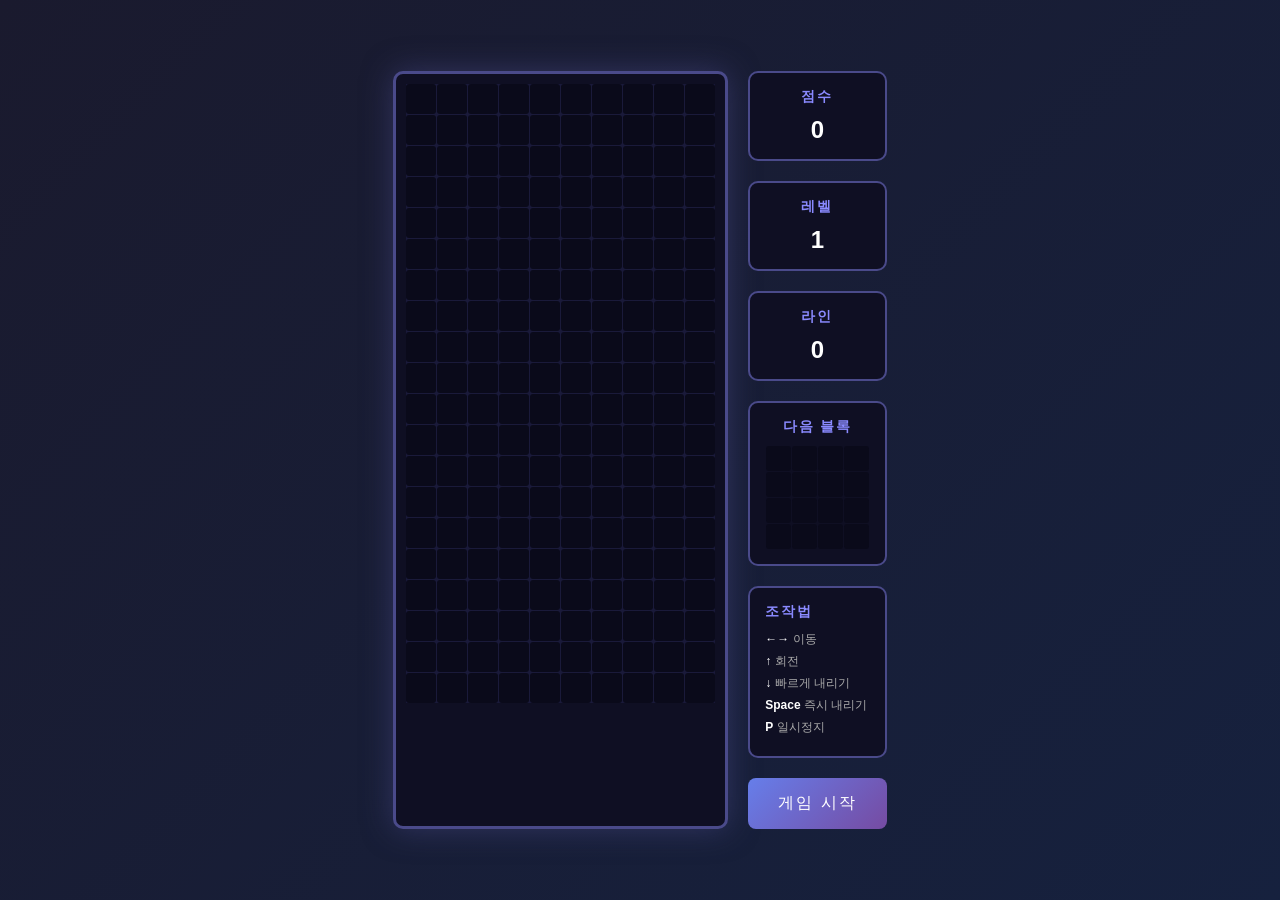
<file: tetris.html>
<!DOCTYPE html>
<html lang="ko">
<head>
    <meta charset="UTF-8">
    <meta name="viewport" content="width=device-width, initial-scale=1.0">
    <title>테트리스</title>
    <style>
        * {
            margin: 0;
            padding: 0;
            box-sizing: border-box;
        }

        body {
            background: linear-gradient(135deg, #1a1a2e 0%, #16213e 100%);
            min-height: 100vh;
            display: flex;
            justify-content: center;
            align-items: center;
            font-family: 'Segoe UI', Tahoma, Geneva, Verdana, sans-serif;
            color: #fff;
        }

        .game-container {
            display: flex;
            gap: 20px;
            padding: 20px;
        }

        .main-board {
            background: #0f0f23;
            border: 3px solid #4a4a8a;
            border-radius: 10px;
            padding: 10px;
            box-shadow: 0 0 30px rgba(74, 74, 138, 0.5);
        }

        #game-board {
            display: grid;
            grid-template-columns: repeat(10, 30px);
            grid-template-rows: repeat(20, 30px);
            gap: 1px;
            background: #1a1a3a;
        }

        .cell {
            width: 30px;
            height: 30px;
            background: #0a0a1a;
            border-radius: 3px;
        }

        .side-panel {
            display: flex;
            flex-direction: column;
            gap: 20px;
        }

        .info-box {
            background: #0f0f23;
            border: 2px solid #4a4a8a;
            border-radius: 10px;
            padding: 15px;
            text-align: center;
        }

        .info-box h3 {
            color: #8a8aff;
            margin-bottom: 10px;
            font-size: 14px;
            text-transform: uppercase;
            letter-spacing: 2px;
        }

        .info-box .value {
            font-size: 24px;
            font-weight: bold;
            color: #fff;
        }

        #next-piece {
            display: grid;
            grid-template-columns: repeat(4, 25px);
            grid-template-rows: repeat(4, 25px);
            gap: 1px;
            justify-content: center;
            margin-top: 10px;
        }

        #next-piece .cell {
            width: 25px;
            height: 25px;
        }

        .controls {
            background: #0f0f23;
            border: 2px solid #4a4a8a;
            border-radius: 10px;
            padding: 15px;
            font-size: 12px;
        }

        .controls h3 {
            color: #8a8aff;
            margin-bottom: 10px;
            font-size: 14px;
            text-transform: uppercase;
            letter-spacing: 2px;
        }

        .controls p {
            margin: 5px 0;
            color: #aaa;
        }

        .controls span {
            color: #fff;
            font-weight: bold;
        }

        #start-btn {
            background: linear-gradient(135deg, #667eea 0%, #764ba2 100%);
            border: none;
            padding: 15px 30px;
            font-size: 16px;
            color: #fff;
            border-radius: 8px;
            cursor: pointer;
            text-transform: uppercase;
            letter-spacing: 2px;
            transition: transform 0.2s, box-shadow 0.2s;
        }

        #start-btn:hover {
            transform: translateY(-2px);
            box-shadow: 0 5px 20px rgba(102, 126, 234, 0.5);
        }

        .game-over {
            position: fixed;
            top: 50%;
            left: 50%;
            transform: translate(-50%, -50%);
            background: rgba(0, 0, 0, 0.9);
            padding: 40px;
            border-radius: 15px;
            text-align: center;
            display: none;
            z-index: 100;
            border: 2px solid #ff4757;
        }

        .game-over h2 {
            color: #ff4757;
            font-size: 36px;
            margin-bottom: 20px;
        }

        .game-over p {
            font-size: 20px;
            margin-bottom: 20px;
        }

        /* Tetromino colors */
        .cell.I { background: linear-gradient(135deg, #00d4ff 0%, #0099cc 100%); box-shadow: inset 0 0 10px rgba(255,255,255,0.3); }
        .cell.O { background: linear-gradient(135deg, #ffeb3b 0%, #ffc107 100%); box-shadow: inset 0 0 10px rgba(255,255,255,0.3); }
        .cell.T { background: linear-gradient(135deg, #9c27b0 0%, #7b1fa2 100%); box-shadow: inset 0 0 10px rgba(255,255,255,0.3); }
        .cell.S { background: linear-gradient(135deg, #4caf50 0%, #388e3c 100%); box-shadow: inset 0 0 10px rgba(255,255,255,0.3); }
        .cell.Z { background: linear-gradient(135deg, #f44336 0%, #d32f2f 100%); box-shadow: inset 0 0 10px rgba(255,255,255,0.3); }
        .cell.J { background: linear-gradient(135deg, #2196f3 0%, #1976d2 100%); box-shadow: inset 0 0 10px rgba(255,255,255,0.3); }
        .cell.L { background: linear-gradient(135deg, #ff9800 0%, #f57c00 100%); box-shadow: inset 0 0 10px rgba(255,255,255,0.3); }
    </style>
</head>
<body>
    <div class="game-container">
        <div class="main-board">
            <div id="game-board"></div>
        </div>
        <div class="side-panel">
            <div class="info-box">
                <h3>점수</h3>
                <div class="value" id="score">0</div>
            </div>
            <div class="info-box">
                <h3>레벨</h3>
                <div class="value" id="level">1</div>
            </div>
            <div class="info-box">
                <h3>라인</h3>
                <div class="value" id="lines">0</div>
            </div>
            <div class="info-box">
                <h3>다음 블록</h3>
                <div id="next-piece"></div>
            </div>
            <div class="controls">
                <h3>조작법</h3>
                <p><span>←→</span> 이동</p>
                <p><span>↑</span> 회전</p>
                <p><span>↓</span> 빠르게 내리기</p>
                <p><span>Space</span> 즉시 내리기</p>
                <p><span>P</span> 일시정지</p>
            </div>
            <button id="start-btn">게임 시작</button>
        </div>
    </div>

    <div class="game-over" id="game-over">
        <h2>게임 오버</h2>
        <p>최종 점수: <span id="final-score">0</span></p>
        <button id="restart-btn">다시 시작</button>
    </div>

    <script>
        const ROWS = 20;
        const COLS = 10;
        const EMPTY = '';

        // Tetromino shapes
        const SHAPES = {
            I: [
                [[0,0,0,0], [1,1,1,1], [0,0,0,0], [0,0,0,0]],
                [[0,0,1,0], [0,0,1,0], [0,0,1,0], [0,0,1,0]],
                [[0,0,0,0], [0,0,0,0], [1,1,1,1], [0,0,0,0]],
                [[0,1,0,0], [0,1,0,0], [0,1,0,0], [0,1,0,0]]
            ],
            O: [
                [[1,1], [1,1]],
                [[1,1], [1,1]],
                [[1,1], [1,1]],
                [[1,1], [1,1]]
            ],
            T: [
                [[0,1,0], [1,1,1], [0,0,0]],
                [[0,1,0], [0,1,1], [0,1,0]],
                [[0,0,0], [1,1,1], [0,1,0]],
                [[0,1,0], [1,1,0], [0,1,0]]
            ],
            S: [
                [[0,1,1], [1,1,0], [0,0,0]],
                [[0,1,0], [0,1,1], [0,0,1]],
                [[0,0,0], [0,1,1], [1,1,0]],
                [[1,0,0], [1,1,0], [0,1,0]]
            ],
            Z: [
                [[1,1,0], [0,1,1], [0,0,0]],
                [[0,0,1], [0,1,1], [0,1,0]],
                [[0,0,0], [1,1,0], [0,1,1]],
                [[0,1,0], [1,1,0], [1,0,0]]
            ],
            J: [
                [[1,0,0], [1,1,1], [0,0,0]],
                [[0,1,1], [0,1,0], [0,1,0]],
                [[0,0,0], [1,1,1], [0,0,1]],
                [[0,1,0], [0,1,0], [1,1,0]]
            ],
            L: [
                [[0,0,1], [1,1,1], [0,0,0]],
                [[0,1,0], [0,1,0], [0,1,1]],
                [[0,0,0], [1,1,1], [1,0,0]],
                [[1,1,0], [0,1,0], [0,1,0]]
            ]
        };

        const SHAPE_NAMES = ['I', 'O', 'T', 'S', 'Z', 'J', 'L'];

        class Tetris {
            constructor() {
                this.board = this.createBoard();
                this.score = 0;
                this.lines = 0;
                this.level = 1;
                this.gameOver = false;
                this.paused = false;
                this.currentPiece = null;
                this.nextPiece = null;
                this.gameInterval = null;

                this.initBoard();
                this.initNextPieceDisplay();
                this.bindEvents();
            }

            createBoard() {
                return Array.from({ length: ROWS }, () => Array(COLS).fill(EMPTY));
            }

            initBoard() {
                const gameBoard = document.getElementById('game-board');
                gameBoard.innerHTML = '';
                for (let r = 0; r < ROWS; r++) {
                    for (let c = 0; c < COLS; c++) {
                        const cell = document.createElement('div');
                        cell.className = 'cell';
                        cell.id = `cell-${r}-${c}`;
                        gameBoard.appendChild(cell);
                    }
                }
            }

            initNextPieceDisplay() {
                const nextPiece = document.getElementById('next-piece');
                nextPiece.innerHTML = '';
                for (let r = 0; r < 4; r++) {
                    for (let c = 0; c < 4; c++) {
                        const cell = document.createElement('div');
                        cell.className = 'cell';
                        cell.id = `next-${r}-${c}`;
                        nextPiece.appendChild(cell);
                    }
                }
            }

            bindEvents() {
                document.addEventListener('keydown', (e) => this.handleKeyPress(e));
                document.getElementById('start-btn').addEventListener('click', () => this.startGame());
                document.getElementById('restart-btn').addEventListener('click', () => this.startGame());
            }

            handleKeyPress(e) {
                if (this.gameOver || !this.currentPiece) return;

                if (e.key === 'p' || e.key === 'P') {
                    this.togglePause();
                    return;
                }

                if (this.paused) return;

                switch(e.key) {
                    case 'ArrowLeft':
                        this.movePiece(-1, 0);
                        break;
                    case 'ArrowRight':
                        this.movePiece(1, 0);
                        break;
                    case 'ArrowDown':
                        this.movePiece(0, 1);
                        break;
                    case 'ArrowUp':
                        this.rotatePiece();
                        break;
                    case ' ':
                        this.hardDrop();
                        break;
                }
                e.preventDefault();
            }

            togglePause() {
                this.paused = !this.paused;
                document.getElementById('start-btn').textContent = this.paused ? '계속하기' : '일시정지';
            }

            startGame() {
                this.board = this.createBoard();
                this.score = 0;
                this.lines = 0;
                this.level = 1;
                this.gameOver = false;
                this.paused = false;

                this.updateScore();
                document.getElementById('game-over').style.display = 'none';
                document.getElementById('start-btn').textContent = '일시정지';

                this.nextPiece = this.randomPiece();
                this.spawnPiece();

                if (this.gameInterval) clearInterval(this.gameInterval);
                this.gameInterval = setInterval(() => this.gameLoop(), this.getSpeed());
            }

            getSpeed() {
                return Math.max(100, 1000 - (this.level - 1) * 100);
            }

            randomPiece() {
                const name = SHAPE_NAMES[Math.floor(Math.random() * SHAPE_NAMES.length)];
                return {
                    name: name,
                    shape: SHAPES[name],
                    rotation: 0,
                    x: Math.floor(COLS / 2) - Math.floor(SHAPES[name][0][0].length / 2),
                    y: 0
                };
            }

            spawnPiece() {
                this.currentPiece = this.nextPiece;
                this.nextPiece = this.randomPiece();
                this.drawNextPiece();

                if (!this.isValidPosition(this.currentPiece.x, this.currentPiece.y, this.currentPiece.rotation)) {
                    this.endGame();
                }
            }

            getCurrentShape() {
                return this.currentPiece.shape[this.currentPiece.rotation];
            }

            isValidPosition(x, y, rotation) {
                const shape = this.currentPiece.shape[rotation];
                for (let r = 0; r < shape.length; r++) {
                    for (let c = 0; c < shape[r].length; c++) {
                        if (shape[r][c]) {
                            const newX = x + c;
                            const newY = y + r;

                            if (newX < 0 || newX >= COLS || newY >= ROWS) {
                                return false;
                            }

                            if (newY >= 0 && this.board[newY][newX] !== EMPTY) {
                                return false;
                            }
                        }
                    }
                }
                return true;
            }

            movePiece(dx, dy) {
                const newX = this.currentPiece.x + dx;
                const newY = this.currentPiece.y + dy;

                if (this.isValidPosition(newX, newY, this.currentPiece.rotation)) {
                    this.currentPiece.x = newX;
                    this.currentPiece.y = newY;
                    this.draw();
                    return true;
                }
                return false;
            }

            rotatePiece() {
                const newRotation = (this.currentPiece.rotation + 1) % 4;

                // Try normal rotation
                if (this.isValidPosition(this.currentPiece.x, this.currentPiece.y, newRotation)) {
                    this.currentPiece.rotation = newRotation;
                    this.draw();
                    return;
                }

                // Wall kick - try moving left or right
                const kicks = [-1, 1, -2, 2];
                for (const kick of kicks) {
                    if (this.isValidPosition(this.currentPiece.x + kick, this.currentPiece.y, newRotation)) {
                        this.currentPiece.x += kick;
                        this.currentPiece.rotation = newRotation;
                        this.draw();
                        return;
                    }
                }
            }

            hardDrop() {
                while (this.movePiece(0, 1)) {
                    this.score += 2;
                }
                this.lockPiece();
            }

            lockPiece() {
                const shape = this.getCurrentShape();
                for (let r = 0; r < shape.length; r++) {
                    for (let c = 0; c < shape[r].length; c++) {
                        if (shape[r][c]) {
                            const y = this.currentPiece.y + r;
                            const x = this.currentPiece.x + c;
                            if (y >= 0) {
                                this.board[y][x] = this.currentPiece.name;
                            }
                        }
                    }
                }

                this.clearLines();
                this.spawnPiece();
            }

            clearLines() {
                let linesCleared = 0;

                for (let r = ROWS - 1; r >= 0; r--) {
                    if (this.board[r].every(cell => cell !== EMPTY)) {
                        this.board.splice(r, 1);
                        this.board.unshift(Array(COLS).fill(EMPTY));
                        linesCleared++;
                        r++; // Check the same row again
                    }
                }

                if (linesCleared > 0) {
                    const points = [0, 100, 300, 500, 800];
                    this.score += points[linesCleared] * this.level;
                    this.lines += linesCleared;
                    this.level = Math.floor(this.lines / 10) + 1;

                    // Update speed
                    clearInterval(this.gameInterval);
                    this.gameInterval = setInterval(() => this.gameLoop(), this.getSpeed());

                    this.updateScore();
                }
            }

            updateScore() {
                document.getElementById('score').textContent = this.score;
                document.getElementById('level').textContent = this.level;
                document.getElementById('lines').textContent = this.lines;
            }

            draw() {
                // Clear board display
                for (let r = 0; r < ROWS; r++) {
                    for (let c = 0; c < COLS; c++) {
                        const cell = document.getElementById(`cell-${r}-${c}`);
                        cell.className = 'cell';
                        if (this.board[r][c] !== EMPTY) {
                            cell.classList.add(this.board[r][c]);
                        }
                    }
                }

                // Draw current piece
                if (this.currentPiece) {
                    const shape = this.getCurrentShape();
                    for (let r = 0; r < shape.length; r++) {
                        for (let c = 0; c < shape[r].length; c++) {
                            if (shape[r][c]) {
                                const y = this.currentPiece.y + r;
                                const x = this.currentPiece.x + c;
                                if (y >= 0 && y < ROWS && x >= 0 && x < COLS) {
                                    const cell = document.getElementById(`cell-${y}-${x}`);
                                    cell.classList.add(this.currentPiece.name);
                                }
                            }
                        }
                    }
                }
            }

            drawNextPiece() {
                // Clear next piece display
                for (let r = 0; r < 4; r++) {
                    for (let c = 0; c < 4; c++) {
                        const cell = document.getElementById(`next-${r}-${c}`);
                        cell.className = 'cell';
                    }
                }

                // Draw next piece
                const shape = this.nextPiece.shape[0];
                const offsetY = this.nextPiece.name === 'I' ? 0 : 1;
                const offsetX = this.nextPiece.name === 'O' ? 1 : 0;

                for (let r = 0; r < shape.length; r++) {
                    for (let c = 0; c < shape[r].length; c++) {
                        if (shape[r][c]) {
                            const cell = document.getElementById(`next-${r + offsetY}-${c + offsetX}`);
                            if (cell) {
                                cell.classList.add(this.nextPiece.name);
                            }
                        }
                    }
                }
            }

            gameLoop() {
                if (this.paused || this.gameOver) return;

                if (!this.movePiece(0, 1)) {
                    this.lockPiece();
                }

                this.score += 1;
                this.updateScore();
                this.draw();
            }

            endGame() {
                this.gameOver = true;
                clearInterval(this.gameInterval);
                document.getElementById('final-score').textContent = this.score;
                document.getElementById('game-over').style.display = 'block';
                document.getElementById('start-btn').textContent = '게임 시작';
            }
        }

        // Initialize game
        const game = new Tetris();
    </script>
</body>
</html>
</file>
